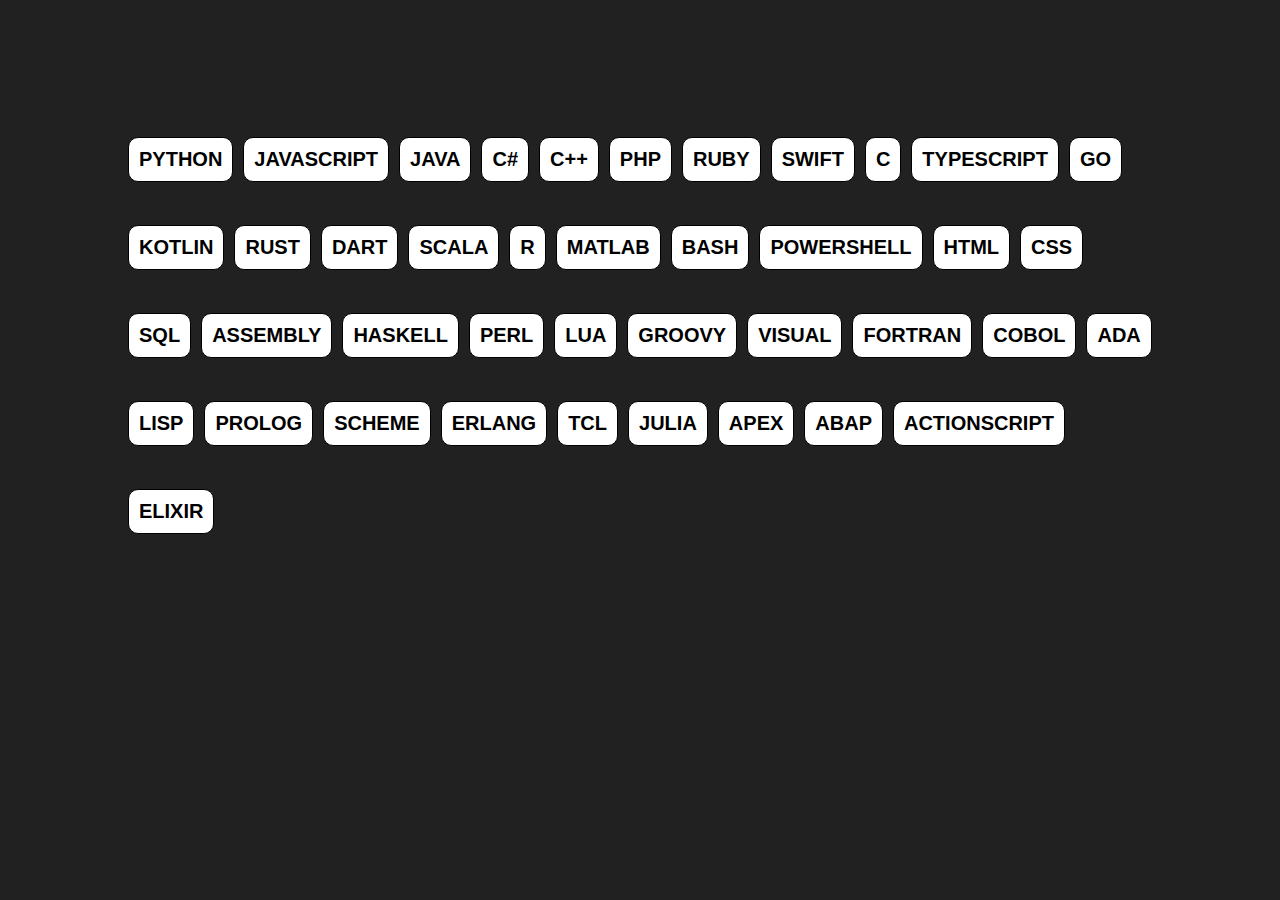
<file: Practice_Tasks/1_Add_elem_by_js.html>
<!DOCTYPE html>
<html lang="en">
<head>
    <meta charset="UTF-8">
    <meta name="viewport" content="width=device-width, initial-scale=1.0">
    <title>Document</title>

</head>
<body>
    <div class="languages">

    </div>
</body>
<script>
    document.querySelector(".languages").style.display = "flex"
    document.querySelector(".languages").style.gap = "10px"
    document.querySelector(".languages").style.flexWrap = "wrap"
    document.querySelector(".languages").style.margin = "120px"
    document.querySelector(".languages").style.justifyContent = "start"
    
    const languages = ["Python", "JavaScript", "Java", "C#", "C++", "PHP", "Ruby", "Swift", "C", "TypeScript", "Go", "Kotlin", "Rust", "Dart", "Scala", "R", "MATLAB", "Bash", "PowerShell", "HTML", "CSS", "SQL", "Assembly", "Haskell", "Perl", "Lua", "Groovy", "Visual", "Fortran", "COBOL", "Ada", "Lisp", "Prolog", "Scheme", "Erlang", "Tcl", "Julia", "Apex", "ABAP", "ActionScript", "Elixir"];
    function addLang(language){
        const add = document.createElement('h2')
        add.textContent = language;
        document.querySelector(".languages").appendChild(add)
        document.querySelector('body').style.backgroundColor = "#212121"
        document.querySelector('body').style.color = "white"
        document.querySelector("body").style.textTransform = "uppercase"
        document.querySelector("body").style.fontFamily = "sans-serif"
        add.className = "head"
    }
    const map = languages.map( (e) =>{
        return addLang(e)
    })
    const mapping = document.querySelectorAll(".head")
    mapping.forEach( (e) => {
        e.style.padding = "10px"
        e.style.border = "1px solid black"
        e.style.backgroundColor = "White"
        e.style.color = "black"
        e.style.borderRadius = "10px"
        e.style.fontSize = "20px"
    })
    
</script>
</html>
</file>
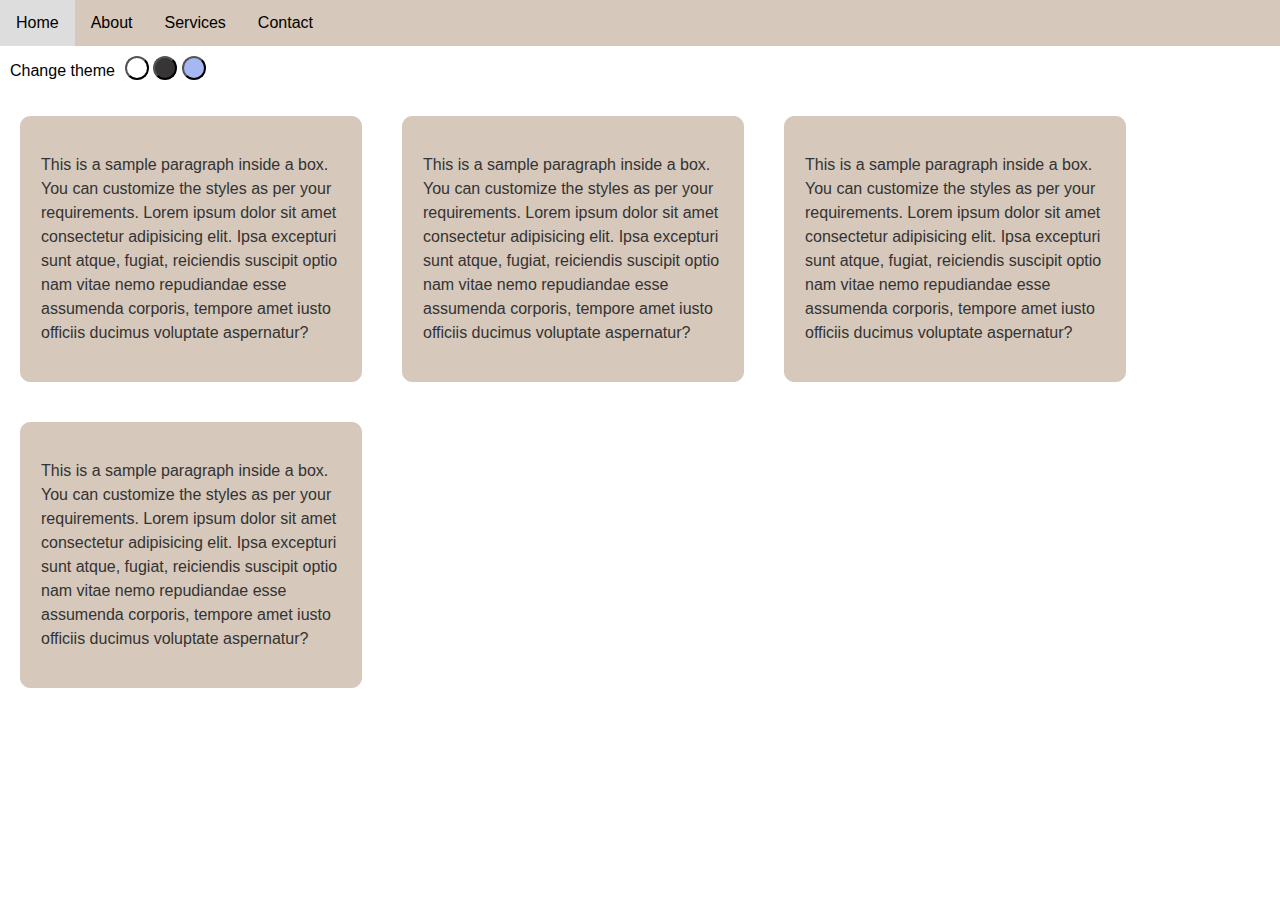
<file: Practice_Tasks/2_Theme_switcher.html>
<!DOCTYPE html>
<html lang="en">
<head>
    <meta charset="UTF-8" />
    <meta name="viewport" content="width=device-width, initial-scale=1.0" />
    <title>Document</title>
    <style>
        body {
            margin: 0;
            font-family: Arial, sans-serif;
        }

        .navbar {
            background-color: #d6c8bb;
            overflow: hidden;
        }

        .navbar a {
            float: left;
            display: block;
            color: black;
            text-align: center;
            padding: 14px 16px;
            text-decoration: none;
        }

        .navbar a:hover {
            background-color: #ddd;
            color: black;
        }
        .box {
            width: 300px;
            padding: 20px;
            border: 1px solid #d6c8bb;
            border-radius: 10px;
            background-color: #d6c8bb;
            margin: 20px;
        }

        /* Styling for the paragraph inside the box */
        .box p {
            color: #333;
            font-size: 16px;
            line-height: 1.5;
        }
        .mainbox{
            display: flex;
            flex-wrap: wrap;
        }
        .theme{
            display: flex;
            gap: 10px;
            padding-left: 10px;
            
        }
        .theme > div > button{
            border-radius: 50%;
            padding: 10px;
            margin-top: 10px;
            cursor: pointer;
        }
        .theme > div > button:nth-child(2){
            background-color: #373535;
        }
        .theme > div > button:nth-child(1){
            background-color: white;
        }
        .theme > div > button:nth-child(3){
            background-color: #A6B8F3;
        }
        

    </style>
</head>
<body>
<div class="navbar">
    <a href="#home">Home</a>
    <a href="#about">About</a>
    <a href="#services">Services</a>
    <a href="#contact">Contact</a>
</div>
<div class="theme">
    <p class="para">Change theme</p>
    <div>
        <button class="btns"></button>
        <button class="btns"></button>
        <button class="btns"></button>
    </div>
    
</div>
<div class="mainbox">
    <div class="box box1">
        <p>This is a sample paragraph inside a box. You can customize the styles as per your requirements. 
            Lorem ipsum dolor sit amet consectetur adipisicing elit. Ipsa excepturi sunt atque, fugiat, reiciendis suscipit optio nam vitae nemo repudiandae esse assumenda corporis, tempore amet iusto officiis ducimus voluptate aspernatur?
        </p>
    </div>
    <div class="box">
        <p>This is a sample paragraph inside a box. You can customize the styles as per your requirements. 
            Lorem ipsum dolor sit amet consectetur adipisicing elit. Ipsa excepturi sunt atque, fugiat, reiciendis suscipit optio nam vitae nemo repudiandae esse assumenda corporis, tempore amet iusto officiis ducimus voluptate aspernatur?
        </p>
    </div>
    <div class="box">
        <p>This is a sample paragraph inside a box. You can customize the styles as per your requirements. 
            Lorem ipsum dolor sit amet consectetur adipisicing elit. Ipsa excepturi sunt atque, fugiat, reiciendis suscipit optio nam vitae nemo repudiandae esse assumenda corporis, tempore amet iusto officiis ducimus voluptate aspernatur?
        </p>
    </div>
    <div class="box">
        <p>This is a sample paragraph inside a box. You can customize the styles as per your requirements. 
            Lorem ipsum dolor sit amet consectetur adipisicing elit. Ipsa excepturi sunt atque, fugiat, reiciendis suscipit optio nam vitae nemo repudiandae esse assumenda corporis, tempore amet iusto officiis ducimus voluptate aspernatur?
        </p>
    </div>
</div>
</body>

<script>
    

        let btn = document.querySelectorAll(".btns")
        document.querySelector("button:nth-child(1)").id = "btn1"
        document.querySelector("button:nth-child(2)").id = "btn2"
        document.querySelector("button:nth-child(3)").id = "btn3"
        let body = document.querySelector("body")
        btn.forEach( (n) => {
            n.addEventListener("click", (e)=>{
                if(e.target.id === "btn2"){
                    body.style.backgroundColor = "#232323"
                    // document.querySelector(".box").style.backgroundColor = "orange"
                    let boxes = document.querySelectorAll(".box")
                    boxes.forEach( (color) => {
                        color.style.backgroundColor = "#999596"
                        color.style.border = "1px solid black"
                    })
                    document.querySelector(".navbar").style.backgroundColor = "#999596"
                    document.querySelector(".para").style.color = "white"
                }
                if(e.target.id === "btn1"){
                    body.style.backgroundColor = "white"
                    // document.querySelector(".box").style.backgroundColor = "orange"
                    let boxes = document.querySelectorAll(".box")
                    boxes.forEach( (color) => {
                        color.style.backgroundColor = "#d6c8bb"
                        color.style.border = "1px solid #d6c8bb"
                    })
                    document.querySelector(".navbar").style.backgroundColor = "#d6c8bb"
                    document.querySelector(".para").style.color = "black"
                }
                if(e.target.id === "btn3"){
                    body.style.backgroundColor = "#081540"
                    // document.querySelector(".box").style.backgroundColor = "orange"
                    let boxes = document.querySelectorAll(".box")
                    boxes.forEach( (color) => {
                        color.style.backgroundColor = "#A6B8F3"
                        color.style.border = "1px solid black"
                    })
                    document.querySelector(".navbar").style.backgroundColor = "#A6B8F3"
                    document.querySelector(".para").style.color = "white"
                }
            })
        })
    
        
    </script>
    
    </html>
</file>
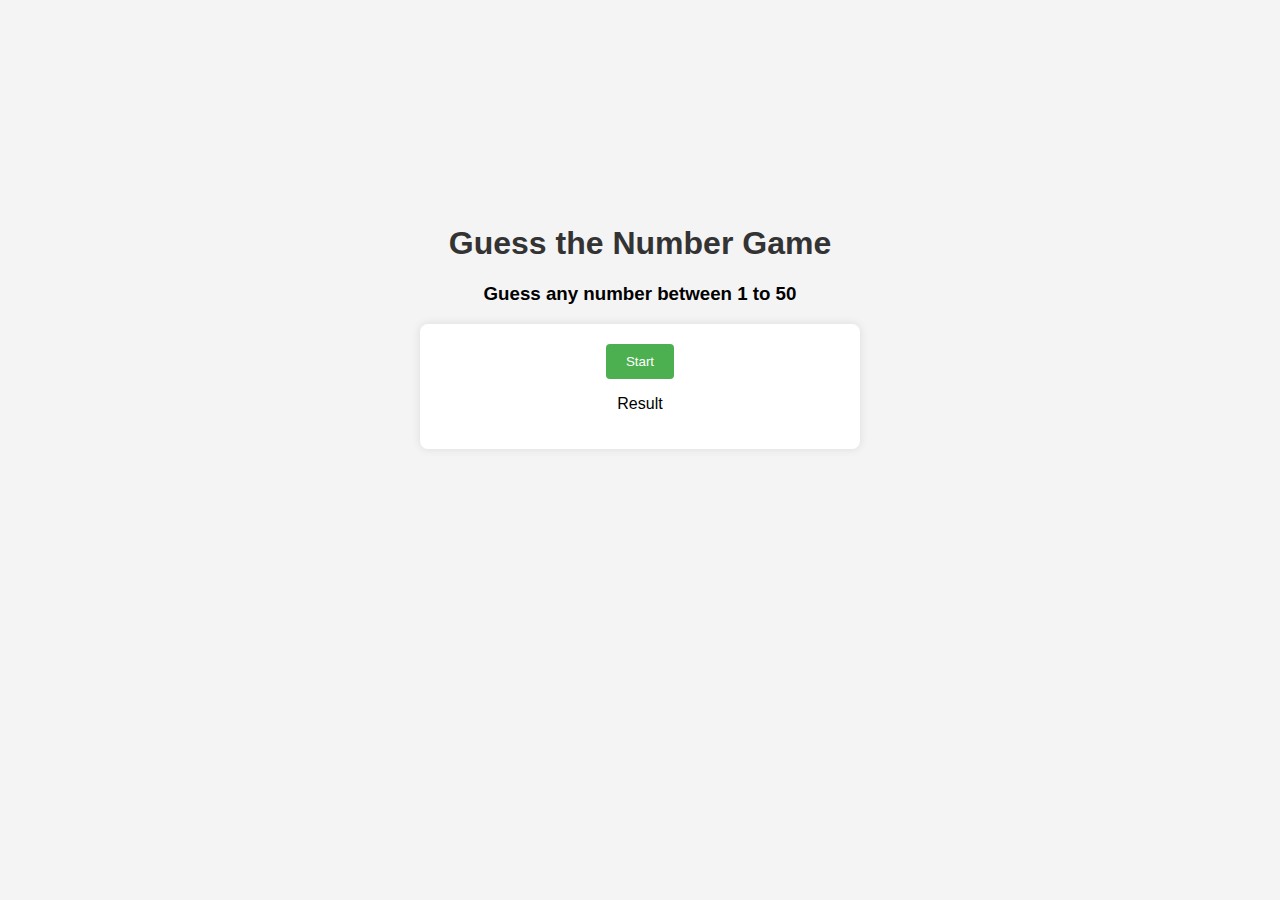
<file: Practice_Tasks/3_GuessTheNumber.html>
<!DOCTYPE html>
<html lang="en">
<head>
    <meta charset="UTF-8">
    <meta name="viewport" content="width=device-width, initial-scale=1.0">
    <title>Guess the Number Game</title>
    <style>
        body {
            font-family: Arial, sans-serif;
            background-color: #f4f4f4;
            text-align: center;
            margin: 20px;
        }

        h1 {
            color: #333;
        }

        #game {
            max-width: 400px;
            margin: 0 auto;
            padding: 20px;
            background-color: #fff;
            border-radius: 8px;
            box-shadow: 0 0 10px rgba(0, 0, 0, 0.1);
        }

        label {
            display: block;
            margin-bottom: 8px;
            color: #333;
        }

        input {
            width: 100%;
            padding: 8px;
            margin-bottom: 16px;
            box-sizing: border-box;
        }

        button {
            background-color: #4caf50;
            color: #fff;
            padding: 10px 20px;
            border: none;
            border-radius: 4px;
            cursor: pointer;
        }

        button:hover {
            background-color: #45a049;
        }
        form{
            display: none;
        }
        #restart{
            display: none;
        }
        .main{
            margin-top: 25vh;
        }
    </style>
</head>
<body>
    <div class="main">

        <h1>Guess the Number Game</h1>
        <h3>Guess any number between 1 to 50</h2>
            <div id="game">
                <button id="start">Start</button>
                <form id="guessform">
                    <label for="guess">Enter your guess:</label>
                    
                    <input type="number" id="guess" name="guess" required>
                    
                    <button id="btn" >Submit Guess</button>
                </form>
                <div id="res">
                    <p id="hint"></p>
                    <p id="result">Result</p>
                </div>
                <button id="restart">Restart Game</button>
            </div>
        </div>
            
</body>
<script>

    let start = document.querySelector("#start")
    start.addEventListener('click', function(e){
        document.querySelector("form").style.display = "block"
        document.querySelector("#start").style.display = "none"
        document.querySelector("#restart").style.display = "block"
    })

    let num = Math.random()
    num = Math.ceil(((num * 100)/2))
    console.log(num)
    
    const formVal = document.querySelector("form")
    formVal.addEventListener('submit', function(e){
        e.preventDefault()
        let val = document.querySelector("#guess").value
        // console.log(val)
        for (let turn = 0 ; turn < 10 ; turn++) {
            if(parseInt(val) === num){
                document.querySelector("#hint").innerHTML = ``
                document.querySelector("#result").innerHTML = `You won! The number was ${num}`
            }
            else if(val != num){
                if( val < num){
                    document.querySelector("#hint").innerHTML = `Your number is too small! Try again`
                }
                if( val > num){
                    document.querySelector("#hint").innerHTML = `Your number is greater! Try again`
                }
            }
            // document.querySelector('#guess').disabled=true;
            // document.querySelector("#hint").innerHTML = ``
            // document.querySelector("#result").innerHTML = `You lose! Try again`
        }
        
    })
    
    const add = document.createElement('p')
    add.textContent = "";
    document.querySelector("#res").appendChild(add)
    
let again = document.querySelector("#restart")
again.addEventListener('click', function(e){
    location.reload();
})

</script>
</html>
</file>
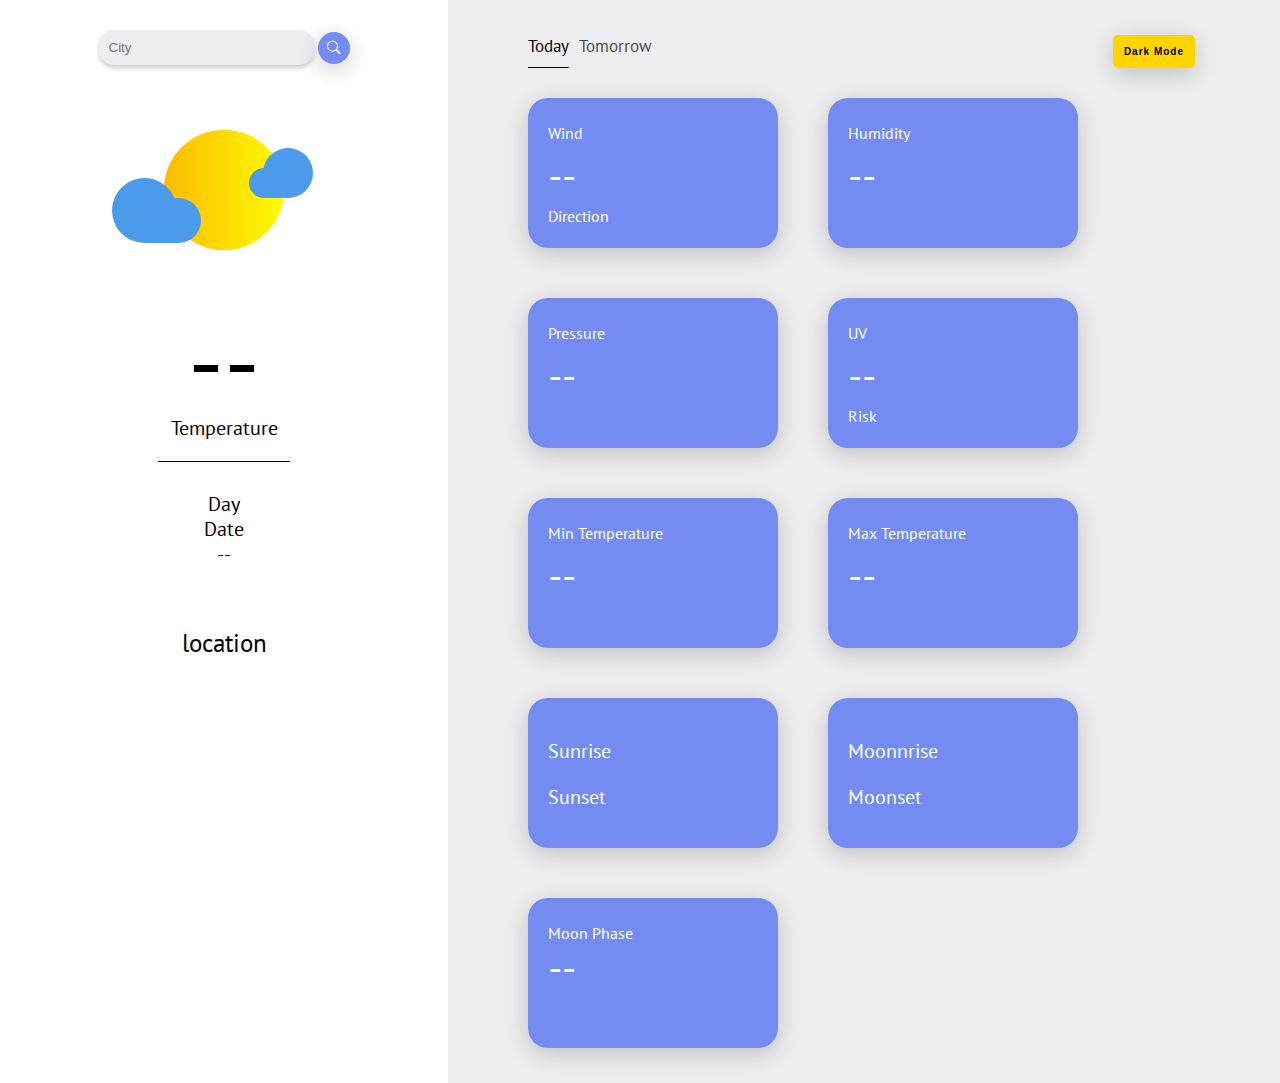
<file: projects/Weather App/weather.html>
<!DOCTYPE html>
<html lang="en">
  <head>
    <meta charset="UTF-8" />
    <meta name="viewport" content="width=device-width, initial-scale=1.0" />
    <title>Document</title>
    <link rel="stylesheet" href="https://cdn.jsdelivr.net/npm/bootstrap-icons@1.11.3/font/bootstrap-icons.min.css">
    <link rel="stylesheet" href="./weather.css" />
  </head>
  <body>
    <div class="load">
      <div class="loader">
      <svg class="pl" viewBox="0 0 160 160" width="160px" height="160px" xmlns="http://www.w3.org/2000/svg">
        <defs>
          <linearGradient id="grad" x1="0" y1="0" x2="0" y2="1">
            <stop offset="0%" stop-color="#000"></stop>
            <stop offset="100%" stop-color="#fff"></stop>
          </linearGradient>
          <mask id="mask1">
            <rect x="0" y="0" width="160" height="160" fill="url(#grad)"></rect>
          </mask>
          <mask id="mask2">
            <rect x="28" y="28" width="104" height="104" fill="url(#grad)"></rect>
          </mask>
        </defs>
        
        <g>
          <g class="pl__ring-rotate">
            <circle class="pl__ring-stroke" cx="80" cy="80" r="72" fill="none" stroke="hsl(223,90%,55%)" stroke-width="16" stroke-dasharray="452.39 452.39" stroke-dashoffset="452" stroke-linecap="round" transform="rotate(-45,80,80)"></circle>
          </g>
        </g>
        <g mask="url(#mask1)">
          <g class="pl__ring-rotate">
            <circle class="pl__ring-stroke" cx="80" cy="80" r="72" fill="none" stroke="hsl(193,90%,55%)" stroke-width="16" stroke-dasharray="452.39 452.39" stroke-dashoffset="452" stroke-linecap="round" transform="rotate(-45,80,80)"></circle>
          </g>
        </g>
        
        <g>
          <g stroke-width="4" stroke-dasharray="12 12" stroke-dashoffset="12" stroke-linecap="round" transform="translate(80,80)">
            <polyline class="pl__tick" stroke="hsl(223,10%,90%)" points="0,2 0,14" transform="rotate(-135,0,0) translate(0,40)"></polyline>
            <polyline class="pl__tick" stroke="hsl(223,10%,90%)" points="0,2 0,14" transform="rotate(-90,0,0) translate(0,40)"></polyline>
            <polyline class="pl__tick" stroke="hsl(223,10%,90%)" points="0,2 0,14" transform="rotate(-45,0,0) translate(0,40)"></polyline>
            <polyline class="pl__tick" stroke="hsl(223,10%,90%)" points="0,2 0,14" transform="rotate(0,0,0) translate(0,40)"></polyline>
            <polyline class="pl__tick" stroke="hsl(223,10%,90%)" points="0,2 0,14" transform="rotate(45,0,0) translate(0,40)"></polyline>
            <polyline class="pl__tick" stroke="hsl(223,10%,90%)" points="0,2 0,14" transform="rotate(90,0,0) translate(0,40)"></polyline>
            <polyline class="pl__tick" stroke="hsl(223,10%,90%)" points="0,2 0,14" transform="rotate(135,0,0) translate(0,40)"></polyline>
            <polyline class="pl__tick" stroke="hsl(223,10%,90%)" points="0,2 0,14" transform="rotate(180,0,0) translate(0,40)"></polyline>
          </g>
        </g>
        <g mask="url(#mask1)">
          <g stroke-width="4" stroke-dasharray="12 12" stroke-dashoffset="12" stroke-linecap="round" transform="translate(80,80)">
            <polyline class="pl__tick" stroke="hsl(223,90%,80%)" points="0,2 0,14" transform="rotate(-135,0,0) translate(0,40)"></polyline>
            <polyline class="pl__tick" stroke="hsl(223,90%,80%)" points="0,2 0,14" transform="rotate(-90,0,0) translate(0,40)"></polyline>
            <polyline class="pl__tick" stroke="hsl(223,90%,80%)" points="0,2 0,14" transform="rotate(-45,0,0) translate(0,40)"></polyline>
            <polyline class="pl__tick" stroke="hsl(223,90%,80%)" points="0,2 0,14" transform="rotate(0,0,0) translate(0,40)"></polyline>
            <polyline class="pl__tick" stroke="hsl(223,90%,80%)" points="0,2 0,14" transform="rotate(45,0,0) translate(0,40)"></polyline>
            <polyline class="pl__tick" stroke="hsl(223,90%,80%)" points="0,2 0,14" transform="rotate(90,0,0) translate(0,40)"></polyline>
            <polyline class="pl__tick" stroke="hsl(223,90%,80%)" points="0,2 0,14" transform="rotate(135,0,0) translate(0,40)"></polyline>
            <polyline class="pl__tick" stroke="hsl(223,90%,80%)" points="0,2 0,14" transform="rotate(180,0,0) translate(0,40)"></polyline>
          </g>
        </g>
        
        <g>
          <g transform="translate(64,28)">
            <g class="pl__arrows" transform="rotate(45,16,52)">
              <path fill="hsl(3,90%,55%)" d="M17.998,1.506l13.892,43.594c.455,1.426-.56,2.899-1.998,2.899H2.108c-1.437,0-2.452-1.473-1.998-2.899L14.002,1.506c.64-2.008,3.356-2.008,3.996,0Z"></path>
              <path fill="hsl(223,10%,90%)" d="M14.009,102.499L.109,58.889c-.453-1.421,.559-2.889,1.991-2.889H29.899c1.433,0,2.444,1.468,1.991,2.889l-13.899,43.61c-.638,2.001-3.345,2.001-3.983,0Z"></path>
            </g>
          </g>
        </g>
        <g mask="url(#mask2)">
          <g transform="translate(64,28)">
            <g class="pl__arrows" transform="rotate(45,16,52)">
              <path fill="hsl(333,90%,55%)" d="M17.998,1.506l13.892,43.594c.455,1.426-.56,2.899-1.998,2.899H2.108c-1.437,0-2.452-1.473-1.998-2.899L14.002,1.506c.64-2.008,3.356-2.008,3.996,0Z"></path>
              <path fill="hsl(223,90%,80%)" d="M14.009,102.499L.109,58.889c-.453-1.421,.559-2.889,1.991-2.889H29.899c1.433,0,2.444,1.468,1.991,2.889l-13.899,43.61c-.638,2.001-3.345,2.001-3.983,0Z"></path>
            </g>
          </g>
        </g>
      </svg>
              
    </div>
    </div>
    <div class="main">
      <div class="flex1">
        <form action="">
          <input type="text" id="city" class="search" placeholder="City">
            <button class="btn1"><i class="bi bi-search"></i></button>
            
        </form>
        
        <div >
          <!-- <img class="image" src="./cloud.png" alt=""> -->
          <div class="container">
            <div class="cloud front">
              <span class="left-front"></span>
              <span class="right-front"></span>
            </div>
            <span class="sun sunshine"></span>
            <span class="sun"></span>
            <div class="cloud back">
              <span class="left-back"></span>
              <span class="right-back"></span>
            </div>
          
          </div>
        </div> 
        <div class="temp">
            <h1 class="temphead" id="temphead">--</h1>
            <p class="tempara">Temperature</p>
        </div>


        <div class="date">
          <p >Day</p>
          <p id="date">Date</p>
          <p id="daynight">--</p>
        </div>

        <div class="location" id="location">
          location
        </div>
      
      </div>

      <div class="flex2">
        <div class="content">

          <div class="header">
            <div class="today">
              <div class="today2">Today</div>
              <div class="tomorrow">Tomorrow</div>
            </div>
            <!-- <button class="theme-toggle-btn">Toggle Theme</button> -->
            <button class="theme-toggle-btn toggle">
              <span class="btntext">Dark Mode</span>
            </button>
            
          </div>
          
          <div class="options">
            <div class="box box1">
              <div class="boxcontent">
                <p class="windtext">Wind</p>
                <p class="wind">--</p>
                <p class="winddirection">Direction</p>
              </div>
            </div>
            <div class="box">
              <div class="boxcontent">
                <p class="windtext  humiditytext">Humidity</p>
                <p class="wind humidity">--</p>
              </div>
            </div>
            <div class="box">
              <div class="boxcontent">
                <p class="windtext  pressuretext">Pressure</p>
                <p class="wind pressure">--</p>
              </div>
            </div>
            <div class="box">
              <div class="boxcontent">
                <p class="windtext  uvtext">UV</p>
                <p class="wind uv">--</p>
                <p class="winddirection uvlow">Risk</p>
              </div>
            </div>
            <div class="box">
              <div class="boxcontent">
                <p class="windtext  mintext">Min Temperature</p>
                <p class="wind min">--</p>
              </div>
            </div>
            <div class="box">
              <div class="boxcontent">
                <p class="windtext  maxtext">Max Temperature</p>
                <p class="wind max">--</p>
              </div>
            </div>
            <div class="box">
              <div class="boxcontent">
                <p class="  sunrise">Sunrise</p>
                <p class=" sunset">Sunset</p>
              </div>
            </div>
            <div class="box">
              <div class="boxcontent">
                <p class="  sunrise moonrise">Moonnrise</p>
                <p class=" sunset moonset">Moonset</p>
              </div>
            </div>
            <div class="box">
              <div class="boxcontent">
                <p class="windtext  phasetext">Moon Phase</p>
                <p class="wind phase">--</p>
              </div>
            </div>
          </div>
          
        </div>
      </div>
    </div>
  </body>
  <script src="weather.js"></script>
  <!-- <script src="https://cdn.tailwindcss.com"></script> -->
</html>
</file>
<file: projects/Weather App/weather.css>
@import url('https://fonts.googleapis.com/css2?family=PT+Sans&display=swap');

body{
    padding: 0;
    margin: 0;
    cursor:default;
    overflow-x: hidden;
}
.main{
    display: flex;
    flex-wrap: wrap;
    height: 100vh;
    width: 100vw;
    /* z-index: 100; */
    z-index: 1;i
}
.flex1{
    /* background-color: red; */
    width: 35%;
    display: flex;
    flex-wrap: wrap;
    flex-direction: column;
    align-items: center;
    margin-top: 30px;
}
.flex2{
    background-color: #eeeef0;
    width: 65%;
    flex-wrap: wrap;
}

.search {
    border-radius: 15px;
    height: 25px;
    width: 200px;
    border: 0;
    padding: 5px;
    padding-left: 10px;
    background-color: #eeeef0;
    box-shadow: 0px 3px 5px 0px rgba(0, 0, 0, 0.2);
    
}
.btn1{
    border-radius: 50%;
    height: 32px;
    width: 32px;
    background-color: #748cf1;
    color: white;
    border: 0;
    box-shadow: 0px 6px 24px 0px rgba(0, 0, 0, 0.2);
    cursor: pointer;
}

.temphead{
    font-size: 100px;
    padding-bottom: 0;
    margin-bottom: 0;
    border: 0;
    margin-top: -20px;
    /* text-align: center; */
    font-family: 'PT Sans', sans-serif;
    font-weight: 100;
}
.tempara{
    font-size: 20px;
    /* text-align: center; */
    /* padding-top: -30px; */
    margin-top: -10px;
    border-bottom: 1px solid black;
    margin-right: -30px;
    padding-bottom: 20px;
    margin-left: -30px;
    font-family: 'PT Sans', sans-serif;
}

.temp{
    text-align: center;
}

.date{
    font-family: 'PT Sans', sans-serif;
    text-align: center;
    line-height: 25%;
    font-weight: 100;
    font-size: 20px;
}
.location{
    font-family: 'PT Sans', sans-serif;
    margin-top: 50px;
    font-size: 25px;
}

.image{
    width: 200px;
    margin-top: 50px;
}

.today{
    font-family: 'PT Sans', sans-serif;
    font-size: 20px;
    display: flex ;
    gap: 10px;

}
.options{
    display: flex;
    flex-wrap: wrap;
    gap: 50px;
    margin-top: 30px;
}
.box{
    width: 250px;
    height: 150px;
    border-radius: 20px;
    background-color: #748cf1;
    /* margin: 1px; */
    color: white;
    font-family: 'PT Sans', sans-serif;
    box-shadow: 0px 6px 24px 0px rgba(0, 0, 0, 0.2);
    
}
.content{
    padding: 35px;
    padding-left: 80px;
}

.wind{
    font-size: 40px;
    margin-top: -10px;
    /* padding-left: 10px; */
}
.windtext{
    margin-top: 25px;
}
.winddirection{
    margin-top: -35px;
}

.boxcontent{
    margin-left: 20px;
    
}

.sunrise{
    font-size: 20px;
    margin-top: 40px;
}
.sunset{
    font-size: 20px;
}
.phase{
    line-height: 90%;
}




@media screen and (max-width: 768px)  {
    .main{
        display: block;
    }
    .flex1{
        width: 100%;
    }
    .flex2{
        width: 100%;
        margin-top: 50px;
        display: none;
        
    }
    .options{
        gap: 20px;
        /* margin-right: 20px; */
        margin-left: -40px;
        
    }
    .load{
      margin-top: -30px;
      height: 100%;
      z-index: 5;
    }
    /* .header{
      display: flex;
      flex-direction: column;
    } */
    .header{
      margin-left: -20px;
    }
    .toggle{
      margin-left: 10px;
      width: 90px;
    }
  }

.header{
    display: flex;
    justify-content: space-between;
    padding-right: 50px;
}

/* .tomorrow{
  opacity:0.7;
  cursor: pointer;
}
.today2{
  border-bottom: 1px solid black;
  cursor: pointer;
} */

.today2{
  font-size: 17px;
  border: none;
  padding: 0;
  border-bottom: 1px solid black;
  background-color: transparent;
  cursor: pointer;
}
.tomorrow{
  font-size: 17px;
  border: none;
  cursor: pointer;
  padding: 0;
  opacity: 0.7;
  background-color: transparent;
}

.toggle {
  position: relative;
  display: flex;
  justify-content: center;
  align-items: center;
  border-radius: 5px;
  background:  #ffd401;
  font-family: "Montserrat", sans-serif;
  box-shadow: 0px 6px 24px 0px rgba(0, 0, 0, 0.2);
  overflow: hidden;
  cursor: pointer;
  border: none;
  z-index: 0;
}

.toggle:after {
  content: " ";
  width: 0%;
  height: 100%;
  background: #183153 ;
  position: absolute;
  transition: all 0.4s ease-in-out;
  right: 0;
}

.toggle:hover::after {
  right: auto;
  left: 0;
  width: 100%;
}

.toggle span {
  text-align: center;
  text-decoration: none;
  width: 100%;
  padding: 10px 5px;
  color: black;
  font-size: 10px;
  font-weight: 700;
  letter-spacing: 0.1em;
  z-index: 20;
  transition: all 0.3s ease-in-out;
}

.toggle:hover span {
  color: white;
  animation: scaleUp 0.3s ease-in-out;

}

@keyframes scaleUp {
  0% {
    transform: scale(1);
  }
  
  50% {
    transform: scale(0.95);
  }
  
  100% {
    transform: scale(1);
  }
}



body.dark-theme {

  /* background-color: #1D1F2C; */
  background-color: #40445e;
  color: #ffffff;
}
.flex2.dark-theme{
  background-color: #1D1F2C;
}

.box.dark-theme{
  background-color:#596cb7;
}

.tomorrow.dark-theme{
  color: white;
  border-bottom-color: white;
}
.today2.dark-theme{
  color: white;
  border-bottom-color: white;
}

/* loader  */

.load{
  display: none;
  background-color: black;
  height: 100vh;
  width: 100vw;
  position: absolute;
  z-index: 2;
}

.pl {
  display: block;
  width: 9.375em;
  height: 9.375em;
}

.pl__arrows,
.pl__ring-rotate,
.pl__ring-stroke,
.pl__tick {
  animation-duration: 2s;
  animation-timing-function: linear;
  animation-iteration-count: infinite;
}

.pl__arrows {
  animation-name: arrows42;
  transform: rotate(45deg);
  transform-origin: 16px 52px;
}

.pl__ring-rotate,
.pl__ring-stroke {
  transform-origin: 80px 80px;
}

.pl__ring-rotate {
  animation-name: ringRotate42;
}

.pl__ring-stroke {
  animation-name: ringStroke42;
  transform: rotate(-45deg);
}

.pl__tick {
  animation-name: tick42;
}

.pl__tick:nth-child(2) {
  animation-delay: -1.75s;
}

.pl__tick:nth-child(3) {
  animation-delay: -1.5s;
}

.pl__tick:nth-child(4) {
  animation-delay: -1.25s;
}

.pl__tick:nth-child(5) {
  animation-delay: -1s;
}

.pl__tick:nth-child(6) {
  animation-delay: -0.75s;
}

.pl__tick:nth-child(7) {
  animation-delay: -0.5s;
}

.pl__tick:nth-child(8) {
  animation-delay: -0.25s;
}

/* Animations */
@keyframes arrows42 {
  from {
    transform: rotate(45deg);
  }

  to {
    transform: rotate(405deg);
  }
}

@keyframes ringRotate42 {
  from {
    transform: rotate(0);
  }

  to {
    transform: rotate(720deg);
  }
}

@keyframes ringStroke42 {
  from,
	to {
    stroke-dashoffset: 452;
    transform: rotate(-45deg);
  }

  50% {
    stroke-dashoffset: 169.5;
    transform: rotate(-180deg);
  }
}

@keyframes tick42 {
  from,
	3%,
	47%,
	to {
    stroke-dashoffset: -12;
  }

  14%,
	36% {
    stroke-dashoffset: 0;
  }
}
/* end of loader */


.loader{
  position: absolute;
  top: 50%;
  left: 50%;
  transform: translate(-50%, -50%);
}


.container {
  width: 250px;
  height: 250px;
  /* margin: 100px auto; */
  /* padding: 15px; */
  display: flex;
  align-items: center;
  justify-content: center;
  z-index: -5;
}
.cloud {
  width: 250px;
  z-index: 0;
}
.front {
  padding-top: 45px;
  margin-left: 25px;
  display: inline;
  position: absolute;
  z-index: 1;
  animation: clouds 8s infinite;
  animation-timing-function: ease-in-out;
}
.back {
  margin-top: -30px;
  margin-left: 150px;
  z-index: 0;
  animation: clouds 12s infinite;
  animation-timing-function: ease-in-out;
}
.right-front {
  width: 45px;
  height: 45px;
  border-radius: 50% 50% 50% 0%;
  background-color: #4c9beb;
  display: inline-block;
  margin-left: -25px;
  z-index: 0;
}
.left-front {
  width: 65px;
  height: 65px;
  border-radius: 50% 50% 0% 50%;
  background-color: #4c9beb;
  display: inline-block;
  z-index: 0;
}
.right-back {
  width: 50px;
  height: 50px;
  border-radius: 50% 50% 50% 0%;
  background-color: #4c9beb;
  display: inline-block;
  margin-left: -20px;
  z-index: 0;
}
.left-back {
  width: 30px;
  height: 30px;
  border-radius: 50% 50% 0% 50%;
  background-color: #4c9beb;
  display: inline-block;
  z-index: 0;
}
.sun {
  width: 120px;
  height: 120px;
  background: -webkit-linear-gradient(to right, #fcbb04, #fffc00);
  background: linear-gradient(to right, #fcbb04, #fffc00);
  border-radius: 60px;
  display: inline;
  position: absolute;
}
.sunshine {
  animation: sunshines 2s infinite;
}
@keyframes sunshines {
  0% {
    transform: scale(1);
    opacity: 0.6;
  }
  100% {
    transform: scale(1.4);
    opacity: 0;
  }
}
@keyframes clouds {
  0% {
    transform: translateX(15px);
  }
  50% {
    transform: translateX(0px);
  }
  100% {
    transform: translateX(15px);
  }
}
</file>
